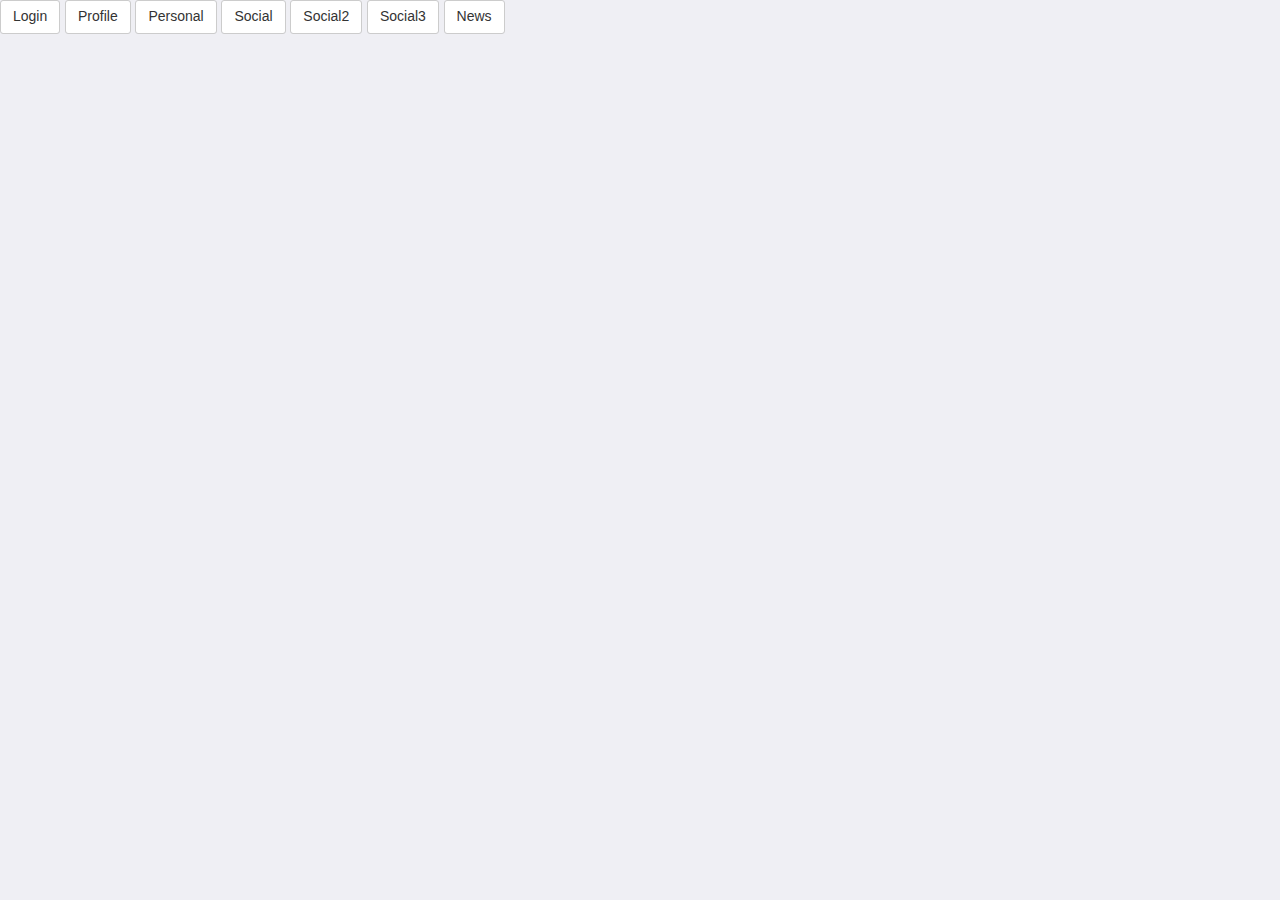
<file: index.html>
<!doctype html>
<html lang="en">
<head>
    <meta charset="UTF-8">
    <meta name="viewport"
          content="width=device-width, user-scalable=no, initial-scale=1.0, maximum-scale=1.0, minimum-scale=1.0">
    <meta http-equiv="X-UA-Compatible" content="ie=edge">
    <title>Document</title>
    <link rel="stylesheet" href="icon/font/iconfont.css">
    <link rel="stylesheet" href="libs/css/mui.min.css">
</head>
<body ng-app="app">
    <div ui-view></div>
</body>
<script src="libs/js/angular.min.js"></script>
<script src="libs/js/angular-ui-router.min.js"></script>
<script src="js/app.js"></script>
<script src="js/config.js"></script>
</html>
</file>
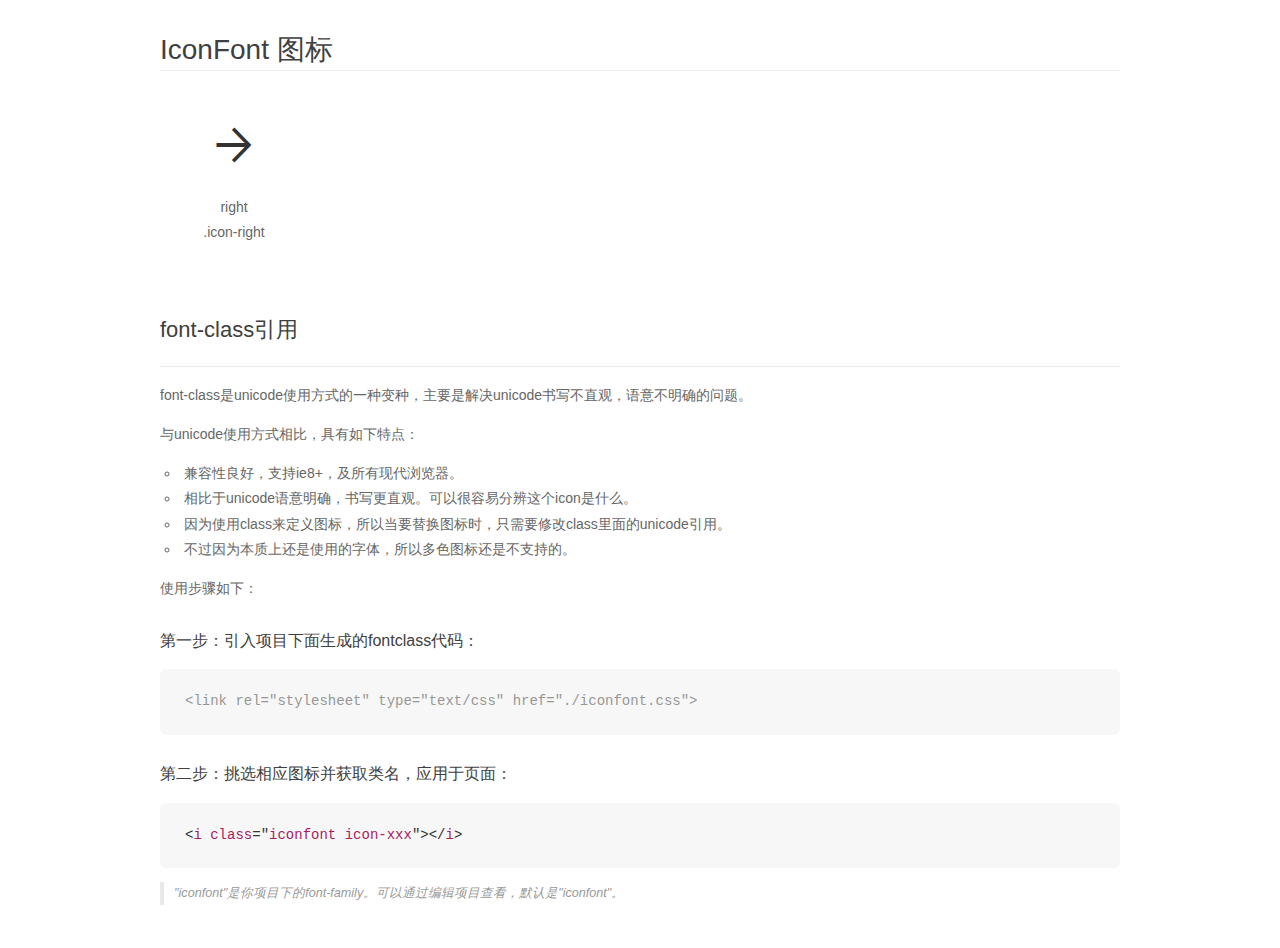
<file: icon/font/demo_fontclass.html>
<!DOCTYPE html>
<html>
<head>
    <meta charset="utf-8"/>
    <title>IconFont</title>
    <link rel="stylesheet" href="demo.css">
    <link rel="stylesheet" href="iconfont.css">
</head>
<body>
    <div class="main markdown">
        <h1>IconFont 图标</h1>
        <ul class="icon_lists clear">
            
                <li>
                <i class="icon iconfont icon-right"></i>
                    <div class="name">right</div>
                    <div class="fontclass">.icon-right</div>
                </li>
            
        </ul>

        <h2 id="font-class-">font-class引用</h2>
        <hr>

        <p>font-class是unicode使用方式的一种变种，主要是解决unicode书写不直观，语意不明确的问题。</p>
        <p>与unicode使用方式相比，具有如下特点：</p>
        <ul>
        <li>兼容性良好，支持ie8+，及所有现代浏览器。</li>
        <li>相比于unicode语意明确，书写更直观。可以很容易分辨这个icon是什么。</li>
        <li>因为使用class来定义图标，所以当要替换图标时，只需要修改class里面的unicode引用。</li>
        <li>不过因为本质上还是使用的字体，所以多色图标还是不支持的。</li>
        </ul>
        <p>使用步骤如下：</p>
        <h3 id="-fontclass-">第一步：引入项目下面生成的fontclass代码：</h3>


        <pre><code class="lang-js hljs javascript"><span class="hljs-comment">&lt;link rel="stylesheet" type="text/css" href="./iconfont.css"&gt;</span></code></pre>
        <h3 id="-">第二步：挑选相应图标并获取类名，应用于页面：</h3>
        <pre><code class="lang-css hljs">&lt;<span class="hljs-selector-tag">i</span> <span class="hljs-selector-tag">class</span>="<span class="hljs-selector-tag">iconfont</span> <span class="hljs-selector-tag">icon-xxx</span>"&gt;&lt;/<span class="hljs-selector-tag">i</span>&gt;</code></pre>
        <blockquote>
        <p>"iconfont"是你项目下的font-family。可以通过编辑项目查看，默认是"iconfont"。</p>
        </blockquote>
    </div>
</body>
</html>
</file>
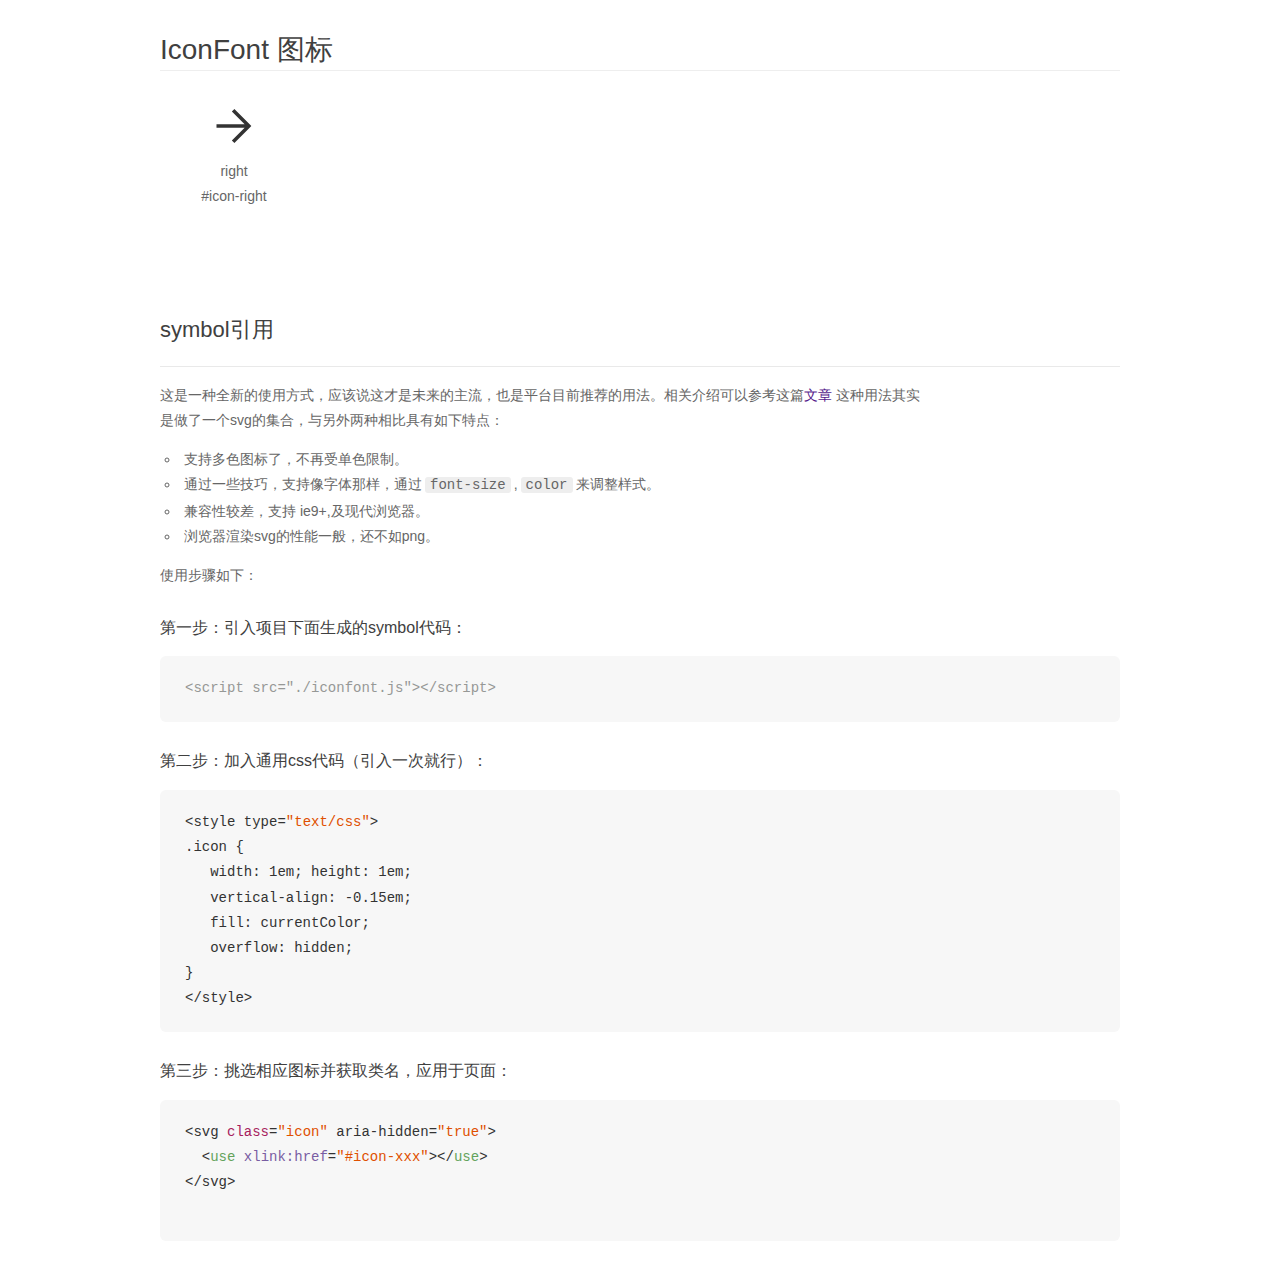
<file: icon/font/demo_symbol.html>
<!DOCTYPE html>
<html>
<head>
    <meta charset="utf-8"/>
    <title>IconFont</title>
    <link rel="stylesheet" href="demo.css">
    <script src="iconfont.js"></script>

    <style type="text/css">
        .icon {
          /* 通过设置 font-size 来改变图标大小 */
          width: 1em; height: 1em;
          /* 图标和文字相邻时，垂直对齐 */
          vertical-align: -0.15em;
          /* 通过设置 color 来改变 SVG 的颜色/fill */
          fill: currentColor;
          /* path 和 stroke 溢出 viewBox 部分在 IE 下会显示
             normalize.css 中也包含这行 */
          overflow: hidden;
        }

    </style>
</head>
<body>
    <div class="main markdown">
        <h1>IconFont 图标</h1>
        <ul class="icon_lists clear">
            
                <li>
                    <svg class="icon" aria-hidden="true">
                        <use xlink:href="#icon-right"></use>
                    </svg>
                    <div class="name">right</div>
                    <div class="fontclass">#icon-right</div>
                </li>
            
        </ul>


        <h2 id="symbol-">symbol引用</h2>
        <hr>

        <p>这是一种全新的使用方式，应该说这才是未来的主流，也是平台目前推荐的用法。相关介绍可以参考这篇<a href="">文章</a>
        这种用法其实是做了一个svg的集合，与另外两种相比具有如下特点：</p>
        <ul>
          <li>支持多色图标了，不再受单色限制。</li>
          <li>通过一些技巧，支持像字体那样，通过<code>font-size</code>,<code>color</code>来调整样式。</li>
          <li>兼容性较差，支持 ie9+,及现代浏览器。</li>
          <li>浏览器渲染svg的性能一般，还不如png。</li>
        </ul>
        <p>使用步骤如下：</p>
        <h3 id="-symbol-">第一步：引入项目下面生成的symbol代码：</h3>
        <pre><code class="lang-js hljs javascript"><span class="hljs-comment">&lt;script src="./iconfont.js"&gt;&lt;/script&gt;</span></code></pre>
        <h3 id="-css-">第二步：加入通用css代码（引入一次就行）：</h3>
        <pre><code class="lang-js hljs javascript">&lt;style type=<span class="hljs-string">"text/css"</span>&gt;
.icon {
   width: <span class="hljs-number">1</span>em; height: <span class="hljs-number">1</span>em;
   vertical-align: <span class="hljs-number">-0.15</span>em;
   fill: currentColor;
   overflow: hidden;
}
&lt;<span class="hljs-regexp">/style&gt;</span></code></pre>
        <h3 id="-">第三步：挑选相应图标并获取类名，应用于页面：</h3>
        <pre><code class="lang-js hljs javascript">&lt;svg <span class="hljs-class"><span class="hljs-keyword">class</span></span>=<span class="hljs-string">"icon"</span> aria-hidden=<span class="hljs-string">"true"</span>&gt;<span class="xml"><span class="hljs-tag">
  &lt;<span class="hljs-name">use</span> <span class="hljs-attr">xlink:href</span>=<span class="hljs-string">"#icon-xxx"</span>&gt;</span><span class="hljs-tag">&lt;/<span class="hljs-name">use</span>&gt;</span>
</span>&lt;<span class="hljs-regexp">/svg&gt;
        </span></code></pre>
    </div>
</body>
</html>
</file>
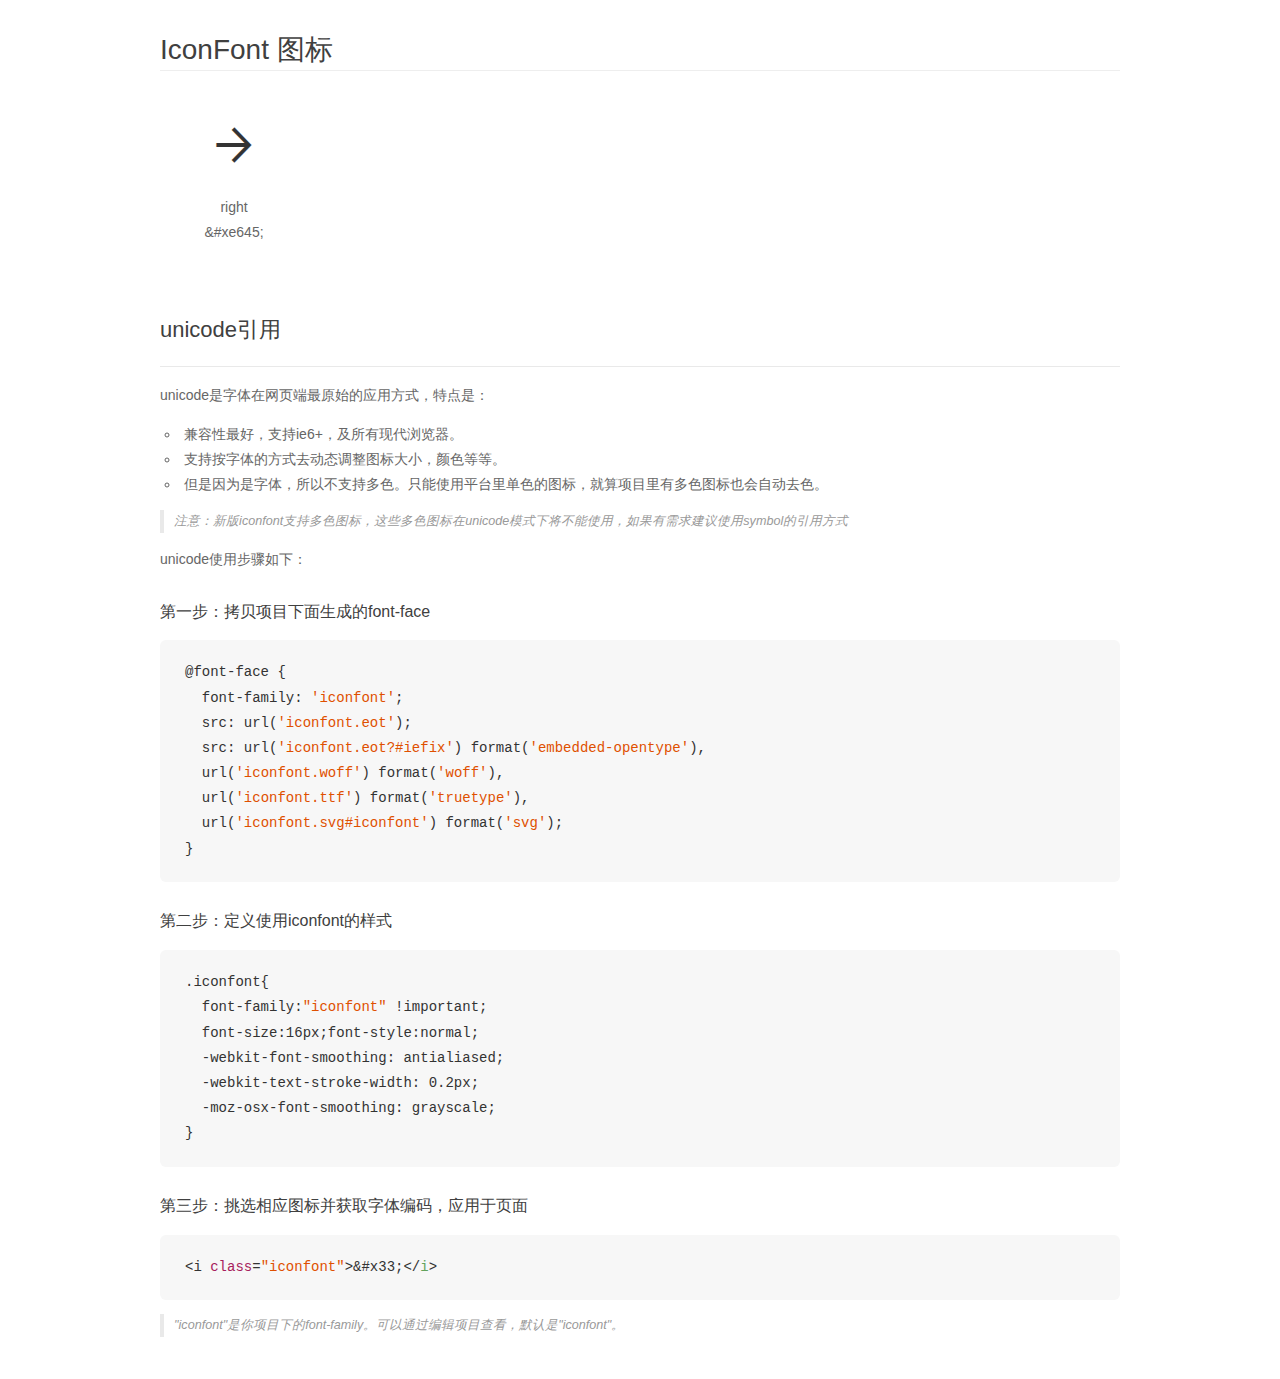
<file: icon/font/demo_unicode.html>
<!DOCTYPE html>
<html>
<head>
    <meta charset="utf-8"/>
    <title>IconFont</title>
    <link rel="stylesheet" href="demo.css">

    <style type="text/css">

        @font-face {font-family: "iconfont";
          src: url('iconfont.eot'); /* IE9*/
          src: url('iconfont.eot#iefix') format('embedded-opentype'), /* IE6-IE8 */
          url('iconfont.woff') format('woff'), /* chrome, firefox */
          url('iconfont.ttf') format('truetype'), /* chrome, firefox, opera, Safari, Android, iOS 4.2+*/
          url('iconfont.svg#iconfont') format('svg'); /* iOS 4.1- */
        }

        .iconfont {
          font-family:"iconfont" !important;
          font-size:16px;
          font-style:normal;
          -webkit-font-smoothing: antialiased;
          -webkit-text-stroke-width: 0.2px;
          -moz-osx-font-smoothing: grayscale;
        }

    </style>
</head>
<body>
    <div class="main markdown">
        <h1>IconFont 图标</h1>
        <ul class="icon_lists clear">
            
                <li>
                <i class="icon iconfont">&#xe645;</i>
                    <div class="name">right</div>
                    <div class="code">&amp;#xe645;</div>
                </li>
            
        </ul>
        <h2 id="unicode-">unicode引用</h2>
        <hr>

        <p>unicode是字体在网页端最原始的应用方式，特点是：</p>
        <ul>
        <li>兼容性最好，支持ie6+，及所有现代浏览器。</li>
        <li>支持按字体的方式去动态调整图标大小，颜色等等。</li>
        <li>但是因为是字体，所以不支持多色。只能使用平台里单色的图标，就算项目里有多色图标也会自动去色。</li>
        </ul>
        <blockquote>
        <p>注意：新版iconfont支持多色图标，这些多色图标在unicode模式下将不能使用，如果有需求建议使用symbol的引用方式</p>
        </blockquote>
        <p>unicode使用步骤如下：</p>
        <h3 id="-font-face">第一步：拷贝项目下面生成的font-face</h3>
        <pre><code class="lang-js hljs javascript">@font-face {
  font-family: <span class="hljs-string">'iconfont'</span>;
  src: url(<span class="hljs-string">'iconfont.eot'</span>);
  src: url(<span class="hljs-string">'iconfont.eot?#iefix'</span>) format(<span class="hljs-string">'embedded-opentype'</span>),
  url(<span class="hljs-string">'iconfont.woff'</span>) format(<span class="hljs-string">'woff'</span>),
  url(<span class="hljs-string">'iconfont.ttf'</span>) format(<span class="hljs-string">'truetype'</span>),
  url(<span class="hljs-string">'iconfont.svg#iconfont'</span>) format(<span class="hljs-string">'svg'</span>);
}
</code></pre>
        <h3 id="-iconfont-">第二步：定义使用iconfont的样式</h3>
        <pre><code class="lang-js hljs javascript">.iconfont{
  font-family:<span class="hljs-string">"iconfont"</span> !important;
  font-size:<span class="hljs-number">16</span>px;font-style:normal;
  -webkit-font-smoothing: antialiased;
  -webkit-text-stroke-width: <span class="hljs-number">0.2</span>px;
  -moz-osx-font-smoothing: grayscale;
}
</code></pre>
        <h3 id="-">第三步：挑选相应图标并获取字体编码，应用于页面</h3>
        <pre><code class="lang-js hljs javascript">&lt;i <span class="hljs-class"><span class="hljs-keyword">class</span></span>=<span class="hljs-string">"iconfont"</span>&gt;&amp;#x33;<span class="xml"><span class="hljs-tag">&lt;/<span class="hljs-name">i</span>&gt;</span></span></code></pre>

        <blockquote>
        <p>"iconfont"是你项目下的font-family。可以通过编辑项目查看，默认是"iconfont"。</p>
        </blockquote>
    </div>


</body>
</html>
</file>
<file: icon/font/iconfont.css>
@font-face {font-family: "iconfont";
  src: url('iconfont.eot?t=1485149982227'); /* IE9*/
  src: url('iconfont.eot?t=1485149982227#iefix') format('embedded-opentype'), /* IE6-IE8 */
  url('iconfont.woff?t=1485149982227') format('woff'), /* chrome, firefox */
  url('iconfont.ttf?t=1485149982227') format('truetype'), /* chrome, firefox, opera, Safari, Android, iOS 4.2+*/
  url('iconfont.svg?t=1485149982227#iconfont') format('svg'); /* iOS 4.1- */
}

.iconfont {
  font-family:"iconfont" !important;
  font-size:16px;
  font-style:normal;
  -webkit-font-smoothing: antialiased;
  -moz-osx-font-smoothing: grayscale;
}

.icon-right:before { content: "\e645"; }
</file>
<file: icon/font/demo.css>
*{margin: 0;padding: 0;list-style: none;}
/*
KISSY CSS Reset
理念：1. reset 的目的不是清除浏览器的默认样式，这仅是部分工作。清除和重置是紧密不可分的。
2. reset 的目的不是让默认样式在所有浏览器下一致，而是减少默认样式有可能带来的问题。
3. reset 期望提供一套普适通用的基础样式。但没有银弹，推荐根据具体需求，裁剪和修改后再使用。
特色：1. 适应中文；2. 基于最新主流浏览器。
维护：玉伯<lifesinger@gmail.com>, 正淳<ragecarrier@gmail.com>
 */

/** 清除内外边距 **/
body, h1, h2, h3, h4, h5, h6, hr, p, blockquote, /* structural elements 结构元素 */
dl, dt, dd, ul, ol, li, /* list elements 列表元素 */
pre, /* text formatting elements 文本格式元素 */
form, fieldset, legend, button, input, textarea, /* form elements 表单元素 */
th, td /* table elements 表格元素 */ {
  margin: 0;
  padding: 0;
}

/** 设置默认字体 **/
body,
button, input, select, textarea /* for ie */ {
  font: 12px/1.5 tahoma, arial, \5b8b\4f53, sans-serif;
}
h1, h2, h3, h4, h5, h6 { font-size: 100%; }
address, cite, dfn, em, var { font-style: normal; } /* 将斜体扶正 */
code, kbd, pre, samp { font-family: courier new, courier, monospace; } /* 统一等宽字体 */
small { font-size: 12px; } /* 小于 12px 的中文很难阅读，让 small 正常化 */

/** 重置列表元素 **/
ul, ol { list-style: none; }

/** 重置文本格式元素 **/
a { text-decoration: none; }
a:hover { text-decoration: underline; }


/** 重置表单元素 **/
legend { color: #000; } /* for ie6 */
fieldset, img { border: 0; } /* img 搭车：让链接里的 img 无边框 */
button, input, select, textarea { font-size: 100%; } /* 使得表单元素在 ie 下能继承字体大小 */
/* 注：optgroup 无法扶正 */

/** 重置表格元素 **/
table { border-collapse: collapse; border-spacing: 0; }

/* 清除浮动 */
.ks-clear:after, .clear:after {
  content: '\20';
  display: block;
  height: 0;
  clear: both;
}
.ks-clear, .clear {
  *zoom: 1;
}

.main {
  padding: 30px 100px;
width: 960px;
margin: 0 auto;
}
.main h1{font-size:36px; color:#333; text-align:left;margin-bottom:30px; border-bottom: 1px solid #eee;}

.helps{margin-top:40px;}
.helps pre{
  padding:20px;
  margin:10px 0;
  border:solid 1px #e7e1cd;
  background-color: #fffdef;
  overflow: auto;
}

.icon_lists{
  width: 100% !important;

}

.icon_lists li{
  float:left;
  width: 100px;
  height:180px;
  text-align: center;
  list-style: none !important;
}
.icon_lists .icon{
  font-size: 42px;
  line-height: 100px;
  margin: 10px 0;
  color:#333;
  -webkit-transition: font-size 0.25s ease-out 0s;
  -moz-transition: font-size 0.25s ease-out 0s;
  transition: font-size 0.25s ease-out 0s;

}
.icon_lists .icon:hover{
  font-size: 100px;
}



.markdown {
  color: #666;
  font-size: 14px;
  line-height: 1.8;
}

.highlight {
  line-height: 1.5;
}

.markdown img {
  vertical-align: middle;
  max-width: 100%;
}

.markdown h1 {
  color: #404040;
  font-weight: 500;
  line-height: 40px;
  margin-bottom: 24px;
}

.markdown h2,
.markdown h3,
.markdown h4,
.markdown h5,
.markdown h6 {
  color: #404040;
  margin: 1.6em 0 0.6em 0;
  font-weight: 500;
  clear: both;
}

.markdown h1 {
  font-size: 28px;
}

.markdown h2 {
  font-size: 22px;
}

.markdown h3 {
  font-size: 16px;
}

.markdown h4 {
  font-size: 14px;
}

.markdown h5 {
  font-size: 12px;
}

.markdown h6 {
  font-size: 12px;
}

.markdown hr {
  height: 1px;
  border: 0;
  background: #e9e9e9;
  margin: 16px 0;
  clear: both;
}

.markdown p,
.markdown pre {
  margin: 1em 0;
}

.markdown > p,
.markdown > blockquote,
.markdown > .highlight,
.markdown > ol,
.markdown > ul {
  width: 80%;
}

.markdown ul > li {
  list-style: circle;
}

.markdown > ul li,
.markdown blockquote ul > li {
  margin-left: 20px;
  padding-left: 4px;
}

.markdown > ul li p,
.markdown > ol li p {
  margin: 0.6em 0;
}

.markdown ol > li {
  list-style: decimal;
}

.markdown > ol li,
.markdown blockquote ol > li {
  margin-left: 20px;
  padding-left: 4px;
}

.markdown code {
  margin: 0 3px;
  padding: 0 5px;
  background: #eee;
  border-radius: 3px;
}

.markdown pre {
  border-radius: 6px;
  background: #f7f7f7;
  padding: 20px;
}

.markdown pre code {
  border: none;
  background: #f7f7f7;
  margin: 0;
}

.markdown strong,
.markdown b {
  font-weight: 600;
}

.markdown > table {
  border-collapse: collapse;
  border-spacing: 0px;
  empty-cells: show;
  border: 1px solid #e9e9e9;
  width: 95%;
  margin-bottom: 24px;
}

.markdown > table th {
  white-space: nowrap;
  color: #333;
  font-weight: 600;

}

.markdown > table th,
.markdown > table td {
  border: 1px solid #e9e9e9;
  padding: 8px 16px;
  text-align: left;
}

.markdown > table th {
  background: #F7F7F7;
}

.markdown blockquote {
  font-size: 90%;
  color: #999;
  border-left: 4px solid #e9e9e9;
  padding-left: 0.8em;
  margin: 1em 0;
  font-style: italic;
}

.markdown blockquote p {
  margin: 0;
}

.markdown .anchor {
  opacity: 0;
  transition: opacity 0.3s ease;
  margin-left: 8px;
}

.markdown .waiting {
  color: #ccc;
}

.markdown h1:hover .anchor,
.markdown h2:hover .anchor,
.markdown h3:hover .anchor,
.markdown h4:hover .anchor,
.markdown h5:hover .anchor,
.markdown h6:hover .anchor {
  opacity: 1;
  display: inline-block;
}

.markdown > br,
.markdown > p > br {
  clear: both;
}


.hljs {
  display: block;
  background: white;
  padding: 0.5em;
  color: #333333;
  overflow-x: auto;
}

.hljs-comment,
.hljs-meta {
  color: #969896;
}

.hljs-string,
.hljs-variable,
.hljs-template-variable,
.hljs-strong,
.hljs-emphasis,
.hljs-quote {
  color: #df5000;
}

.hljs-keyword,
.hljs-selector-tag,
.hljs-type {
  color: #a71d5d;
}

.hljs-literal,
.hljs-symbol,
.hljs-bullet,
.hljs-attribute {
  color: #0086b3;
}

.hljs-section,
.hljs-name {
  color: #63a35c;
}

.hljs-tag {
  color: #333333;
}

.hljs-title,
.hljs-attr,
.hljs-selector-id,
.hljs-selector-class,
.hljs-selector-attr,
.hljs-selector-pseudo {
  color: #795da3;
}

.hljs-addition {
  color: #55a532;
  background-color: #eaffea;
}

.hljs-deletion {
  color: #bd2c00;
  background-color: #ffecec;
}

.hljs-link {
  text-decoration: underline;
}

pre{
  background: #fff;
}
</file>
